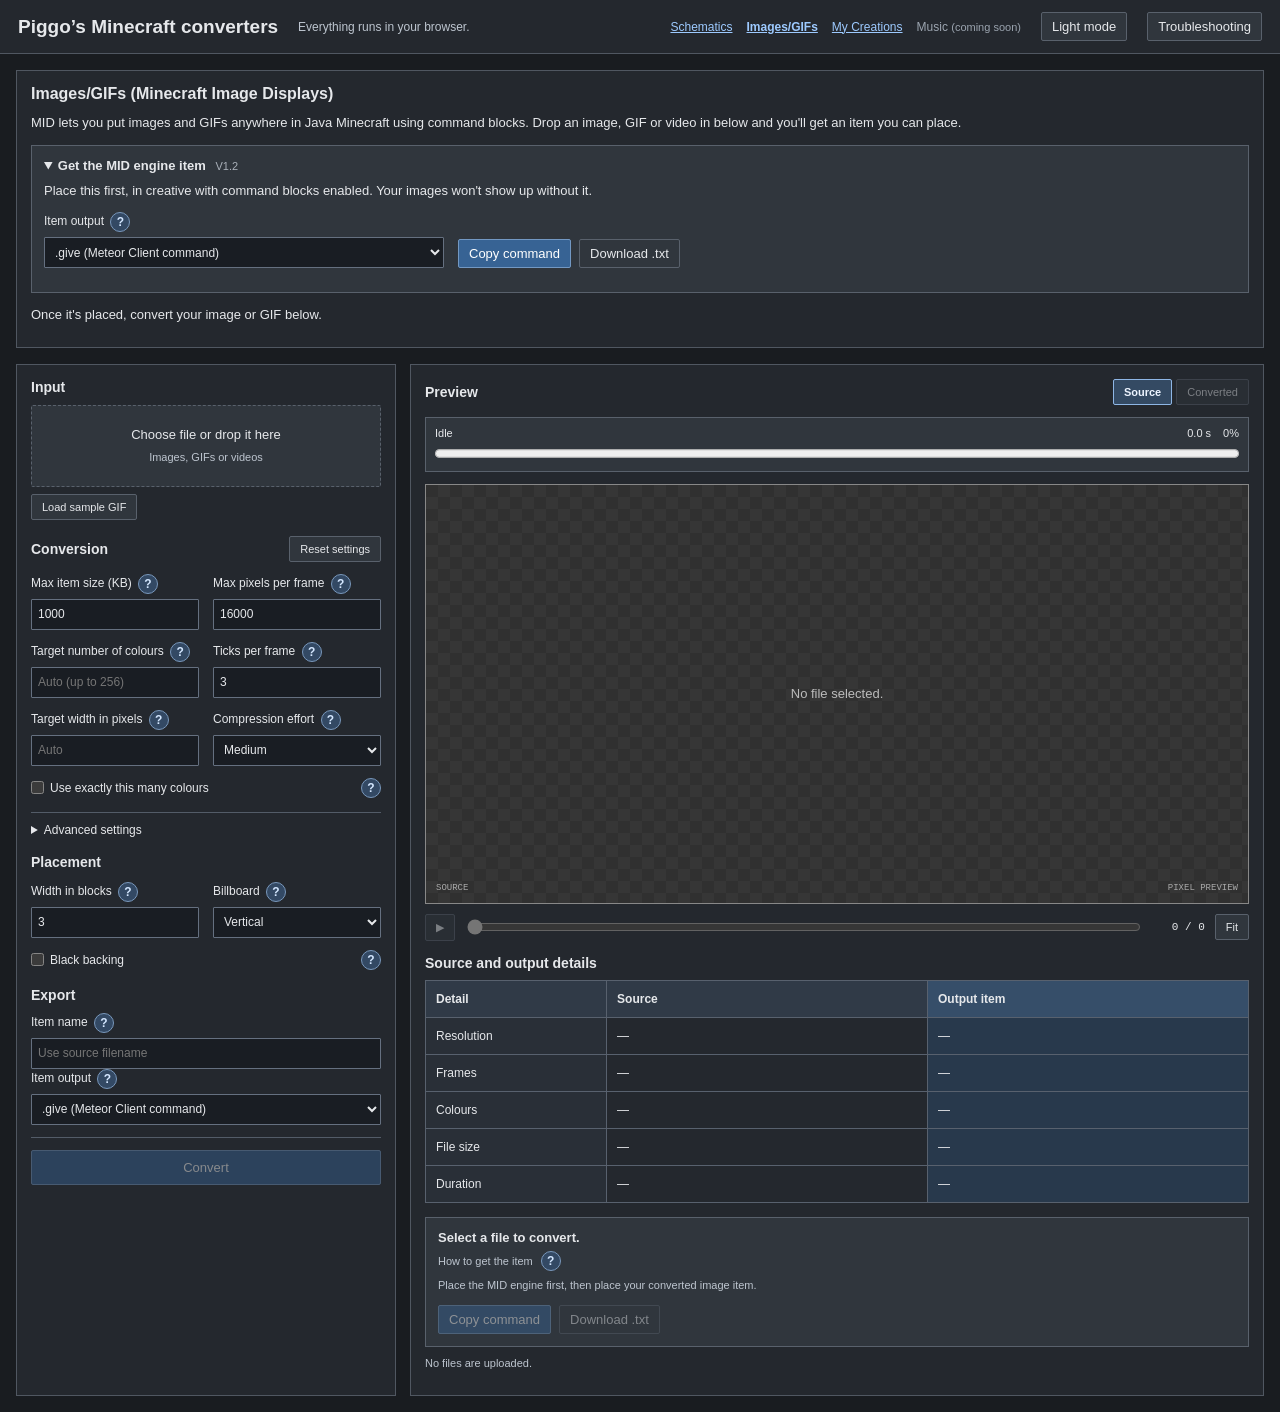
<file: index.html>
<!doctype html>
<html lang="en">
<head><meta charset="utf-8"><meta name="viewport" content="width=device-width, initial-scale=1"><meta name="description" content="Browser-only image, GIF and video converter for MID."><title>Converter</title><link rel="icon" type="image/gif" href="favicon.gif?v=20261031.10"><link rel="apple-touch-icon" href="favicon.png?v=20261031.10"><link rel="stylesheet" href="style.css?v=20261031.10"><script src="theme.js?v=20261031.10"></script></head>
<body><a class="skip-link" href="#converter">Skip to converter</a>
<header><h1>Piggo’s Minecraft converters</h1><span>Everything runs in your browser.</span><nav aria-label="Converters"><a href="schematic.html">Schematics</a><a href="index.html" aria-current="page">Images/GIFs</a><a href="creations.html">My Creations</a><span class="nav-disabled" role="link" aria-disabled="true">Music <small>(coming soon)</small></span></nav><button id="themeToggle" type="button" aria-label="Dark mode" aria-pressed="false">Dark mode</button><button id="troubleshoot" type="button">Troubleshooting</button></header>
<section class="introduction" aria-labelledby="midHeading">
 <h2 id="midHeading">Images/GIFs (Minecraft Image Displays)</h2>
 <p>MID lets you put images and GIFs anywhere in Java Minecraft using command blocks. Drop an image, GIF or video in below and you'll get an item you can place.</p>
 <details class="engine-download" open><summary>Get the MID engine item <span id="engineVersion" class="engine-version">V1.2</span></summary>
 <p>Place this first, in creative with command blocks enabled. Your images won't show up without it.</p>
 <form id="engineSettings" class="engine-settings">
  <label>Item output <button class="help" type="button" data-help-label="How to get the MID engine" data-help="Choose the format you use to import the engine item. SNBT works with Item Editor, .give is for Meteor Client, and Datapack gives you the item automatically." data-help-template="give-help">?</button><select name="syntax"><option value="client">.give (Meteor Client command)</option><option value="snbt">SNBT (Item Editor Mod)</option><option value="vanilla">/give (may be too long for command blocks)</option><option value="datapack">Datapack (.zip)</option></select></label>
  <label id="engineRecipientField" hidden>Minecraft username <button class="help" type="button" data-help="Only this Java Edition username receives the engine item, once. Install the ZIP in your world's datapacks folder and reload, then place the engine item before your image items.">?</button><input name="recipient" maxlength="16" pattern="[A-Za-z0-9_]{1,16}" autocomplete="off" spellcheck="false" placeholder="Your Minecraft username"></label>
  <div class="engine-actions"><button id="engineCopy" class="primary" type="button">Copy command</button><button id="engineDownload" type="button">Download .txt</button></div>
 </form><p id="engineStatus" class="hint" role="status" aria-live="polite" hidden></p>
 </details>
 <p class="steps">Once it's placed, convert your image or GIF below.</p>
</section>
<main id="converter" class="workspace">
 <section class="settings-panel" aria-label="Conversion settings">
  <h2>Input</h2><button id="drop" class="dropzone">Choose file or drop it here<br><small>Images, GIFs or videos</small></button><input id="file" type="file" accept="image/*,video/*" hidden>
  <div id="selectedFile" class="selected-file" hidden><span id="fileName"></span><button id="remove" type="button" aria-label="Remove selected file">Remove</button></div><button id="sample" class="sample-button" type="button">Load sample GIF</button>
  <form id="settings">
   <div class="section-heading"><h2>Conversion</h2><button id="resetSettings" type="button">Reset settings</button></div>
   <div class="fields">
    <label>Max item size (KB) <button class="help" type="button" data-help="How big the item can get, in KB. Default is 1000. Recommended max: 2076, about the most a server accepts for one item. Leave blank to use it. You can type more, but taking or holding a larger item can get you kicked.">?</button><input name="budgetKB" type="number" min="2" max="5000" step="1" value="1000" placeholder="Highest allowed (2,076 KB)" aria-describedby="budgetWarning"></label>
    <p id="budgetWarning" class="setting-warning" role="status" hidden>⚠ Over the 2,076 KB a server accepts for one item. Taking or holding a larger item can get you kicked.</p>
    <label>Max pixels per frame <button class="help" type="button" data-help="Most pixels in each frame (width × height). Default is 16,000. Going over 20,000 can start to drop your FPS.">?</button><input name="maxPixels" type="number" min="16" max="10000000" value="16000" step="1"></label>
    <label>Target number of colours <button class="help" type="button" data-help="Number of colours to aim for, from 2 to 256. Leave blank for Auto. Fewer colours usually make a smaller item.">?</button><input name="colors" type="number" min="2" max="256" placeholder="Auto (up to 256)"></label>
    <label>Ticks per frame <button class="help" type="button" data-help="How long each frame stays on screen (1 tick = 0.05 seconds). Higher keeps fewer frames and makes a smaller item. Lower looks smoother but makes a bigger item.">?</button><input name="tpf" type="number" min="1" max="100" value="3"></label>
    <label>Target width in pixels <button class="help" type="button" data-help="Width to aim for, in pixels. Leave blank for Auto. The image keeps its shape and may be made smaller to fit your limits.">?</button><input name="width" aria-describedby="widthWarning" type="number" min="2" max="2048" step="2" placeholder="Auto"></label>
    <p id="widthWarning" class="setting-warning" role="status" hidden></p>
    <label>Compression effort <button class="help" type="button" data-help="How hard the converter works to squeeze the frames into the item. More effort means better colours or a smaller item, but it takes longer to convert. Low is quickest, Medium is a good middle ground. It doesn't change how the item plays in game.">?</button><select name="quality"><option value="low">Low (faster)</option><option value="medium" selected>Medium</option><option value="high">High (slower)</option><option value="very-high">Very high (slowest)</option></select></label>
   </div>
   <label class="check"><input name="exactColors" type="checkbox"> Use exactly this many colours <button class="help" type="button" data-help="Off: the target is a maximum, and the converter may use fewer colours to fit Max item size. On: the palette always has the target number of colours (256 if Target number of colours is blank), and only the resolution is lowered to fit. An image with fewer distinct colours than the target keeps the colours it has.">?</button></label>
   <details class="advanced"><summary>Advanced settings</summary><div class="fields">
    <label>Frame cap <button id="frameCapHelp" class="help" type="button" data-help-label="About Frame cap" data-help-template="frame-cap-help" data-help="Maximum output frames. Default: 75. If the clip needs more, frames are spread out or the clip is cut early, as set below. Raise this limit to retain more frames.">?<span class="warning-badge" aria-hidden="true" hidden>!</span></button><input name="maxFrames" type="number" min="1" max="4096" value="75"></label>
    <label>When the cap is reached <button class="help" type="button" data-help="Spread out: keeps frames from the whole clip by dropping some evenly, so motion is choppier and playback is shorter. Cut early: keeps every frame up to the cap at the normal speed and stops there, so the end of the clip is lost.">?</button><select name="capMode"><option value="spread">Spread out</option><option value="cut">Cut early</option></select></label>
    <label>Dithering <button class="help" type="button" data-help="Clean uses solid colours. Soft gradients adds a dotted pattern to blend colours, which can make the item bigger.">?</button><select name="dither"><option value="clean">Clean</option><option value="ordered">Soft gradients</option></select></label>
    <label>Resize filter <button class="help" type="button" data-help="Smooth blends nearby pixels when resizing. Pixel art picks one original pixel without blending. It cannot remove blending already in the source. Press Convert after changing this setting.">?</button><select name="filter"><option value="smooth">Smooth</option><option value="nearest">Pixel art</option></select></label>
   </div>
   <label class="check"><input name="grayscale" type="checkbox"> Grayscale <button class="help" type="button" data-help="Convert every pixel to a shade of gray before choosing the palette. The item uses only white, gray and black colours. Transparency is preserved.">?</button></label>
   </details>
   <h2>Placement</h2><div class="fields">
    <label>Width in blocks <button class="help" type="button" data-help="How wide the display looks in Minecraft. This changes its size, not the number of pixels.">?</button><input name="blocks" type="number" min="0.05" max="100" step="0.05" value="3"></label>
    <label>Billboard <button class="help" type="button" data-help="Fixed stays in place. Vertical turns left and right to face you. Horizontal tilts up and down. Center does both.">?</button><select name="billboard"><option value="0">Fixed</option><option value="1" selected>Vertical</option><option value="2">Horizontal</option><option value="3">Center</option></select></label>
   </div><label class="check"><input name="backing" type="checkbox"> Black backing <button class="help" type="button" data-help="Adds black behind the image so it can be seen from the back.">?</button></label>
   <h2>Export</h2><label>Item name <button class="help" type="button" data-help="Optional name for your MID media item. Leave blank to use the source filename. The [MID] prefix stays. You can change this after conversion without processing the image again.">?</button><input name="itemName" type="text" maxlength="128" placeholder="Use source filename"></label><label>Item output <button class="help" type="button" data-help-label="How to get the item" data-help="These commands are usually too long for chat or a command block. Use Item Editor in creative mode, or put a give command in a datapack function." data-help-template="give-help">?</button><select name="syntax"><option value="client">.give (Meteor Client command)</option><option value="snbt">SNBT (Item Editor Mod)</option><option value="vanilla">/give (may be too long for command blocks)</option><option value="datapack">Datapack (.zip)</option></select></label><label id="recipientField" hidden>Minecraft username <button class="help" type="button" data-help="Only this Java Edition username receives the items, once. Install the ZIP in the world's datapacks folder and reload. If the player is online, delivery happens immediately; otherwise, when they join.">?</button><input name="recipient" maxlength="16" pattern="[A-Za-z0-9_]{1,16}" autocomplete="off" spellcheck="false" placeholder="e.g. PiggoPotamus"></label>

  </form>
  <div class="actions"><button id="convert" class="primary" disabled>Convert</button></div>
 </section>
 <section class="preview-panel" aria-label="Preview and output">
  <div class="preview-heading"><h2 id="previewTitle">Preview</h2><div class="view-switch" role="group" aria-label="Preview view"><button id="viewSource" class="active" aria-pressed="true">Source</button><button id="viewPixels" disabled aria-pressed="false">Converted</button></div></div>
  <div id="progressArea" class="progress-area"><div class="progress-heading"><span id="progressMessage">Idle</span><span id="conversionElapsed" aria-label="Elapsed conversion time">0.0 s</span><span id="progressValue">0%</span><button id="cancel" type="button" hidden>Cancel</button></div><progress id="progress" max="1" value="0" aria-label="Conversion progress"></progress></div>
  <div id="stage" class="stage"><img id="sourceImage" class="source-image" alt="Original media preview" hidden><video id="sourceVideo" class="source-image" controls muted loop playsinline aria-label="Original video preview" hidden></video><canvas id="preview" aria-label="Media pixel preview"></canvas><div id="empty" class="empty-state">No file selected.</div><span class="stage-label" id="stageLabel">SOURCE</span><span class="stage-zoom">PIXEL PREVIEW</span></div>
  <p id="sourceInfo" class="hint" aria-live="polite"></p>
  <div class="transport"><button id="play" disabled aria-label="Play preview">▶</button><input id="timeline" type="range" min="0" max="0" value="0" disabled aria-label="Preview frame"><span id="frameLabel">0 / 0</span><button id="zoom" type="button" aria-label="Change preview zoom">Fit</button></div>
  <div class="comparison"><table class="comparison-table"><caption>Source and output details</caption><thead><tr><th scope="col">Detail</th><th scope="col">Source</th><th scope="col">Output item</th></tr></thead><tbody>
   <tr><th scope="row">Resolution</th><td id="sourceResolution">—</td><td id="resolution">—</td></tr>
   <tr><th scope="row">Frames</th><td id="sourceFrames">—</td><td id="frameCount">—</td></tr>
   <tr><th scope="row">Colours</th><td id="sourceColours">—</td><td id="colourCount">—</td></tr>
   <tr><th scope="row">File size</th><td id="sourceSize">—</td><td id="itemSize">—</td></tr>
   <tr><th scope="row">Duration</th><td id="sourceDuration">—</td><td id="elapsed">—</td></tr>
  </tbody></table></div>

  <div class="output-card"><div><h3 id="status">Select a file to convert.</h3><span class="export-help">How to get the item <button class="help" type="button" data-help-label="How to get the item" data-help="These commands are usually too long for chat or a command block. Use Item Editor in creative mode, or put a give command in a datapack function." data-help-template="give-help">?</button></span><p id="statusDetail">Place the MID engine first, then place your converted image item.</p></div><div class="export-buttons"><button id="copy" class="primary" disabled>Copy command</button><button id="download" disabled>Download .txt</button></div></div>
  <p class="notice" id="notice" role="status" aria-live="polite" hidden></p><p class="hint" id="details">No files are uploaded.</p>
 </section>
</main>
<dialog id="troubleshooting" aria-labelledby="troubleshootingTitle"><button id="closeTroubleshooting" type="button" class="dialog-close" aria-label="Close troubleshooting">×</button><h2 id="troubleshootingTitle">Troubleshooting</h2>
<h3>Image looks pixelated</h3><p>Try these steps to leave more room for higher resolution:</p><ol>
<li>Increase Max item size. Recommended max: 2076 KB. Larger items may be rejected by the server, resulting in you being kicked.</li>
<li>Lower target amount of colours. The less colours, the less data we use, and hence leave more information for higher resolution.</li>
<li>Increase Ticks per frame to store fewer frames, however note playback will be less smooth.</li>
<li>Lower frame cap. Note that this will shorten playback.</li>
<li>Increase Compression effort to High or Very high.</li>
</ol>
<h3>Image has too few colours</h3><p>Increase max item size, lower resolution/target width, lower ticks per frame, increase the target number of colours, raise compression effort.</p>
<h3>Edges are blurred/blending colour</h3><p>Choose Pixel art under Advanced settings &gt; Resize filter.</p>
<h3>The GIF plays too quickly</h3><p>The frame cap drops frames across the whole clip and shortens playback. Increase Frame cap under Advanced settings to keep more frames and more of the original duration, or set When the cap is reached to Cut early to keep the normal speed and drop the end of the clip.</p>
<h3>Conversion takes too long</h3><p>Choose Medium or Low compression effort. Reducing pixels or frames also reduces conversion work.</p>
<h3>Minecraft rejects the item or disconnects you</h3><p>Lower Max item size and convert again. Large items may exceed your server’s limits. Use Item Editor, Meteor Client or a datapack to give yourself the item.</p>
<h3>The image item does nothing</h3><p>Give yourself the MID engine item and place it first in creative mode. Ensure command blocks are enabled and you have permission to use them.</p>
</dialog><script type="module" src="troubleshooting.js?v=20261031.10"></script>
<template id="frame-cap-help"><p>Maximum output frames. Default: 75. If the clip needs more, <em>When the cap is reached</em> decides what happens. <strong>Spread out</strong> drops frames evenly across the whole clip; ticks per frame stays unchanged, <strong>so playback duration becomes shorter.</strong> <strong>Cut early</strong> keeps the first frames at normal speed and drops the end of the clip. Raise this limit to retain more frames.</p></template><template id="give-help"><h3>How to get your item</h3><p>These commands are usually too long to paste into chat or a command block. A client-side mod can send the item directly to your creative inventory, or a datapack can run larger commands.</p><p><strong>Recommended:</strong> choose SNBT and import it with <a href="https://modrinth.com/mod/item-editor" target="_blank" rel="noopener noreferrer">Item Editor</a> (by noramibu) while in creative mode. Hold any item, like dirt, then open the item editor GUI (default keybind i), click raw editor, and replace everything there with the SNBT. Then click save and place the item in your world.</p><p><strong>.give</strong> option is for Meteor Client. Ensure you have the Better Chat module enabled, with the infinite chat box setting. Then paste the command into chat.</p><p><strong>Datapack:</strong> enter your Minecraft username. Put the ZIP in your world’s datapacks folder and run <code>/reload</code>, or reopen the world. It gives the items only to that player, once, when they join (or immediately if online). Datapack functions do not have the command block text length limit.</p></template><div id="tooltip" role="tooltip" hidden></div><script type="module" src="tooltips.js?v=20261031.10"></script><script type="module" src="engine.js?v=20261031.10"></script><script type="module" src="app.js?v=20261031.10"></script></body></html>
</file>
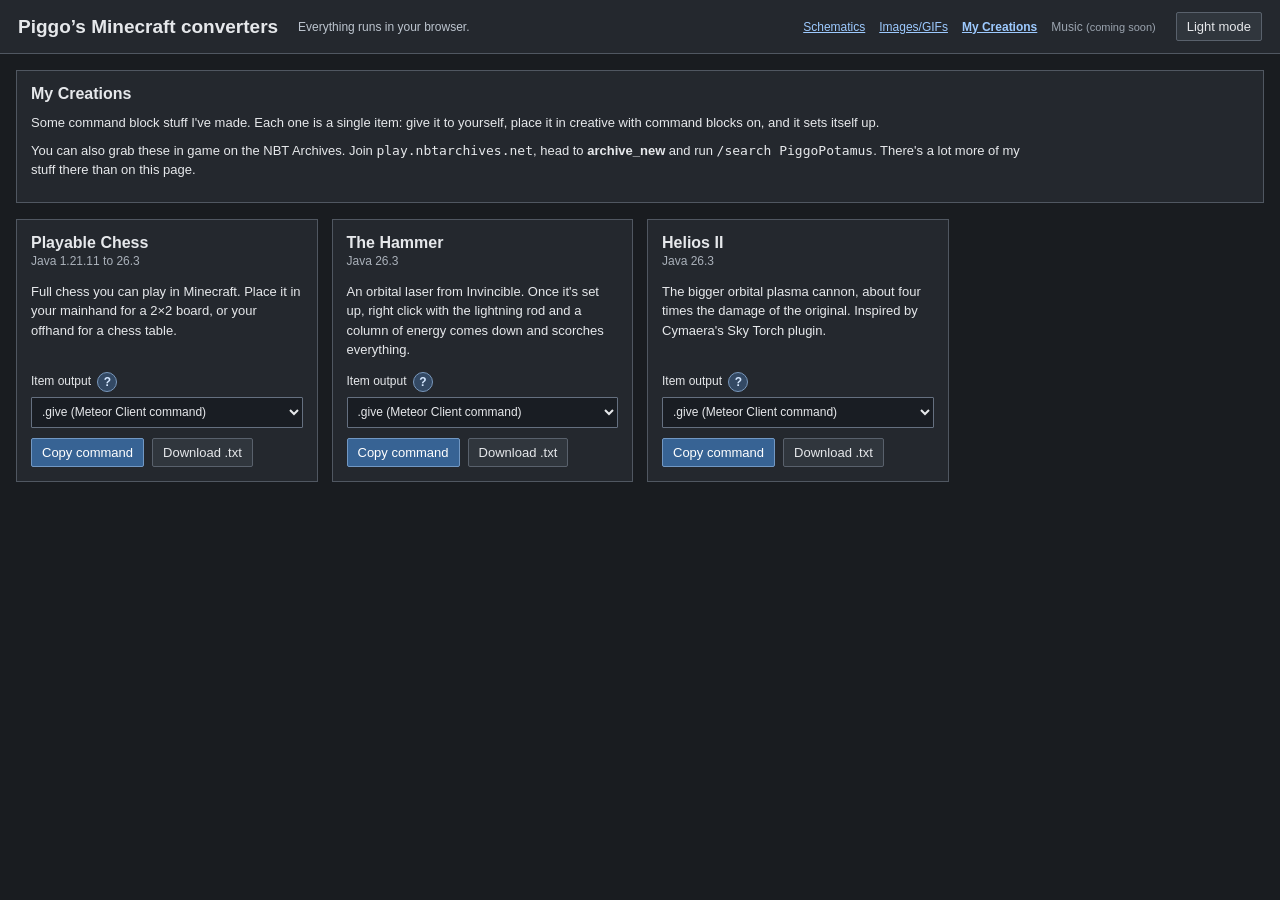
<file: creations.html>
<!doctype html><html lang="en"><head><meta charset="utf-8"><meta name="viewport" content="width=device-width,initial-scale=1"><meta name="description" content="Command block creations by PiggoPotamus for Java Minecraft."><title>My Creations</title><link rel="icon" type="image/gif" href="favicon.gif?v=20261031.10"><link rel="apple-touch-icon" href="favicon.png?v=20261031.10"><link rel="stylesheet" href="style.css?v=20261031.10"><script src="theme.js?v=20261031.10"></script></head><body><a class="skip-link" href="#creations">Skip to creations</a>
<header><h1>Piggo’s Minecraft converters</h1><span>Everything runs in your browser.</span><nav aria-label="Converters"><a href="schematic.html">Schematics</a><a href="index.html">Images/GIFs</a><a href="creations.html" aria-current="page">My Creations</a><span class="nav-disabled" role="link" aria-disabled="true">Music <small>(coming soon)</small></span></nav><button id="themeToggle" type="button" aria-label="Dark mode" aria-pressed="false">Dark mode</button></header>
<section class="introduction" aria-labelledby="creationsHeading">
 <h2 id="creationsHeading">My Creations</h2>
 <p>Some command block stuff I've made. Each one is a single item: give it to yourself, place it in creative with command blocks on, and it sets itself up.</p>
 <p>You can also grab these in game on the NBT Archives. Join <code>play.nbtarchives.net</code>, head to <strong>archive_new</strong> and run <code>/search PiggoPotamus</code>. There's a lot more of my stuff there than on this page.</p>
</section>
<main id="creations" class="creations">
 <article class="creation" data-item="chess" data-name="Playable Chess">
  <h2>Playable Chess</h2><p class="creation-meta">Java 1.21.11 to 26.3</p>
  <p>Full chess you can play in Minecraft. Place it in your mainhand for a 2×2 board, or your offhand for a chess table.</p>
 </article>
 <article class="creation" data-item="hammer" data-name="The Hammer">
  <h2>The Hammer</h2><p class="creation-meta">Java 26.3</p>
  <p>An orbital laser from Invincible. Once it's set up, right click with the lightning rod and a column of energy comes down and scorches everything.</p>
 </article>
 <article class="creation" data-item="helios-ii" data-name="Helios II">
  <h2>Helios II</h2><p class="creation-meta">Java 26.3</p>
  <p>The bigger orbital plasma cannon, about four times the damage of the original. Inspired by Cymaera's Sky Torch plugin.</p>
 </article>
</main>
<template id="creation-export"><form class="creation-export"><label>Item output <button class="help" type="button" data-help-label="How to get the item" data-help="These commands are usually too long for chat or a command block. Use Item Editor in creative mode, or put a give command in a datapack function." data-help-template="give-help">?</button><select name="syntax"><option value="client">.give (Meteor Client command)</option><option value="snbt">SNBT (Item Editor Mod)</option><option value="vanilla">/give (may be too long for command blocks)</option><option value="datapack">Datapack (.zip)</option></select></label><label class="recipient" hidden>Minecraft username <input name="recipient" maxlength="16" pattern="[A-Za-z0-9_]{1,16}" autocomplete="off" spellcheck="false" placeholder="Your Minecraft username"></label><div class="engine-actions"><button class="primary copy" type="button">Copy command</button><button class="download" type="button">Download .txt</button></div><p class="hint status" role="status" aria-live="polite" hidden></p></form></template>
<template id="give-help"><h3>How to get your item</h3><p>These commands are usually too long to paste into chat or a command block. A client-side mod can send the item directly to your creative inventory, or a datapack can run larger commands.</p><p><strong>Recommended:</strong> choose SNBT and import it with <a href="https://modrinth.com/mod/item-editor" target="_blank" rel="noopener noreferrer">Item Editor</a> (by noramibu) while in creative mode. Hold any item, like dirt, then open the item editor GUI (default keybind i), click raw editor, and replace everything there with the SNBT. Then click save and place the item in your world.</p><p><strong>.give</strong> option is for Meteor Client. Ensure you have the Better Chat module enabled, with the infinite chat box setting. Then paste the command into chat.</p><p><strong>Datapack:</strong> enter your Minecraft username. Put the ZIP in your world’s datapacks folder and run <code>/reload</code>, or reopen the world. It gives the items only to that player, once, when they join (or immediately if online). Datapack functions do not have the command block text length limit.</p></template><div id="tooltip" role="tooltip" hidden></div><script type="module" src="tooltips.js?v=20261031.10"></script><script type="module" src="creations.js?v=20261031.10"></script></body></html>
</file>
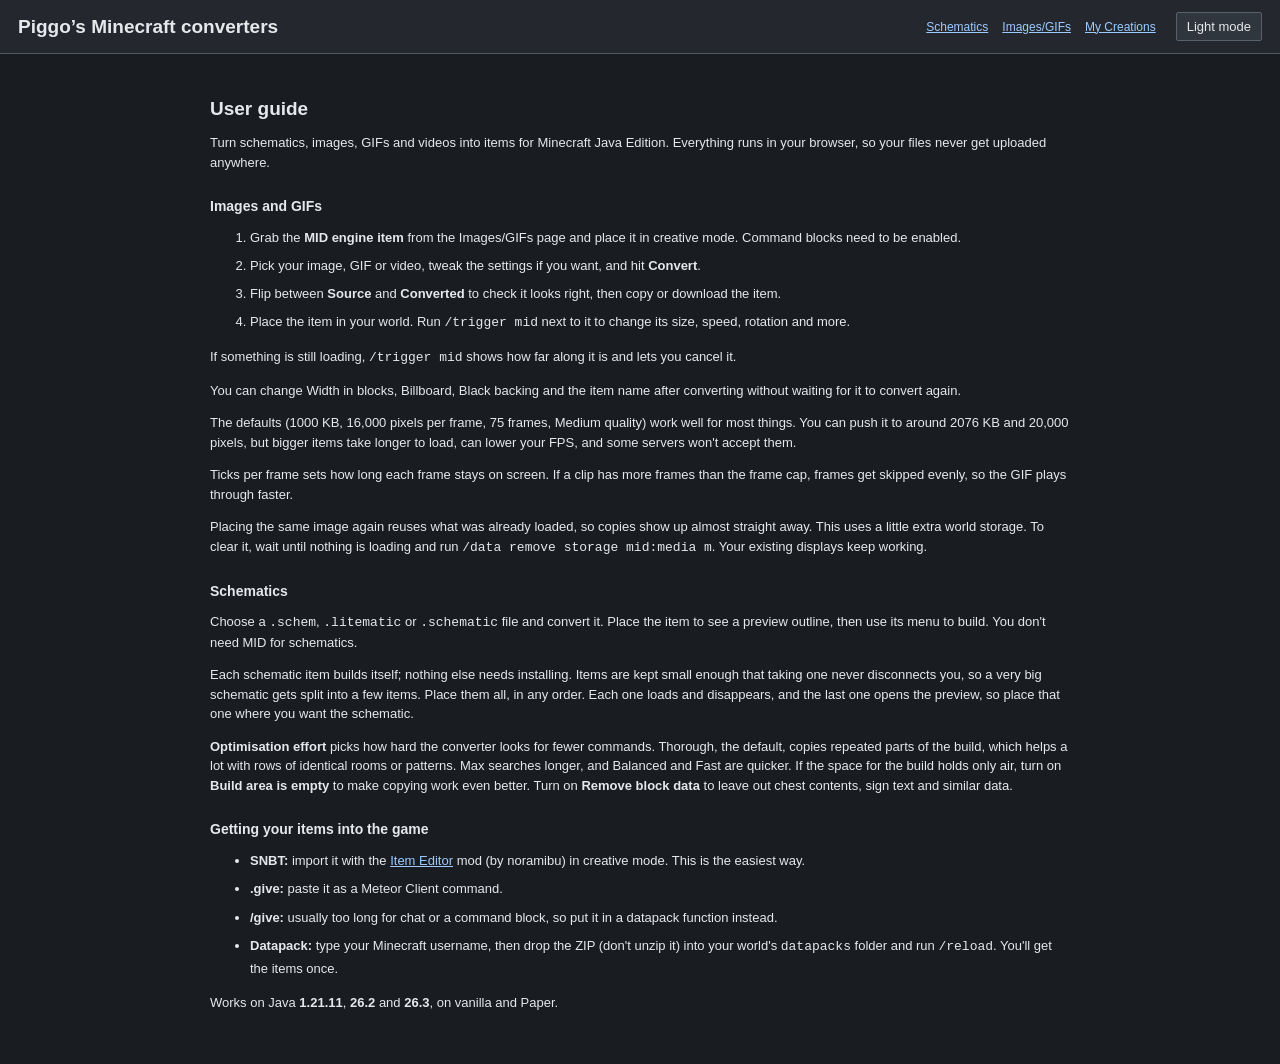
<file: guide.html>
<!doctype html><html lang="en"><head><meta charset="utf-8"><meta name="viewport" content="width=device-width,initial-scale=1"><title>User guide - Converter</title><link rel="icon" type="image/gif" href="favicon.gif?v=20261031.9"><link rel="stylesheet" href="style.css?v=20261031.9"><script src="theme.js?v=20261031.9"></script></head><body><header><h1>Piggo’s Minecraft converters</h1><nav aria-label="Converters"><a href="schematic.html">Schematics</a><a href="index.html">Images/GIFs</a><a href="creations.html">My Creations</a></nav><button id="themeToggle" type="button">Light mode</button></header><main class="changelog"><h1>User guide</h1><p>Turn schematics, images, GIFs and videos into items for Minecraft Java Edition. Everything runs in your browser, so your files never get uploaded anywhere.</p><h2>Images and GIFs</h2><ol><li>Grab the <strong>MID engine item</strong> from the Images/GIFs page and place it in creative mode. Command blocks need to be enabled.</li><li>Pick your image, GIF or video, tweak the settings if you want, and hit <strong>Convert</strong>.</li><li>Flip between <strong>Source</strong> and <strong>Converted</strong> to check it looks right, then copy or download the item.</li><li>Place the item in your world. Run <code>/trigger mid</code> next to it to change its size, speed, rotation and more.</li></ol><p>If something is still loading, <code>/trigger mid</code> shows how far along it is and lets you cancel it.</p><p>You can change Width in blocks, Billboard, Black backing and the item name after converting without waiting for it to convert again.</p><p>The defaults (1000 KB, 16,000 pixels per frame, 75 frames, Medium quality) work well for most things. You can push it to around 2076 KB and 20,000 pixels, but bigger items take longer to load, can lower your FPS, and some servers won't accept them.</p><p>Ticks per frame sets how long each frame stays on screen. If a clip has more frames than the frame cap, frames get skipped evenly, so the GIF plays through faster.</p><p>Placing the same image again reuses what was already loaded, so copies show up almost straight away. This uses a little extra world storage. To clear it, wait until nothing is loading and run <code>/data remove storage mid:media m</code>. Your existing displays keep working.</p><h2>Schematics</h2><p>Choose a <code>.schem</code>, <code>.litematic</code> or <code>.schematic</code> file and convert it. Place the item to see a preview outline, then use its menu to build. You don't need MID for schematics.</p><p>Each schematic item builds itself; nothing else needs installing. Items are kept small enough that taking one never disconnects you, so a very big schematic gets split into a few items. Place them all, in any order. Each one loads and disappears, and the last one opens the preview, so place that one where you want the schematic.</p><p><strong>Optimisation effort</strong> picks how hard the converter looks for fewer commands. Thorough, the default, copies repeated parts of the build, which helps a lot with rows of identical rooms or patterns. Max searches longer, and Balanced and Fast are quicker. If the space for the build holds only air, turn on <strong>Build area is empty</strong> to make copying work even better. Turn on <strong>Remove block data</strong> to leave out chest contents, sign text and similar data.</p><h2>Getting your items into the game</h2><ul><li><strong>SNBT:</strong> import it with the <a href="https://modrinth.com/mod/item-editor">Item Editor</a> mod (by noramibu) in creative mode. This is the easiest way.</li><li><strong>.give:</strong> paste it as a Meteor Client command.</li><li><strong>/give:</strong> usually too long for chat or a command block, so put it in a datapack function instead.</li><li><strong>Datapack:</strong> type your Minecraft username, then drop the ZIP (don't unzip it) into your world's <code>datapacks</code> folder and run <code>/reload</code>. You'll get the items once.</li></ul><p>Works on Java <strong>1.21.11</strong>, <strong>26.2</strong> and <strong>26.3</strong>, on vanilla and Paper.</p></main></body></html>
</file>
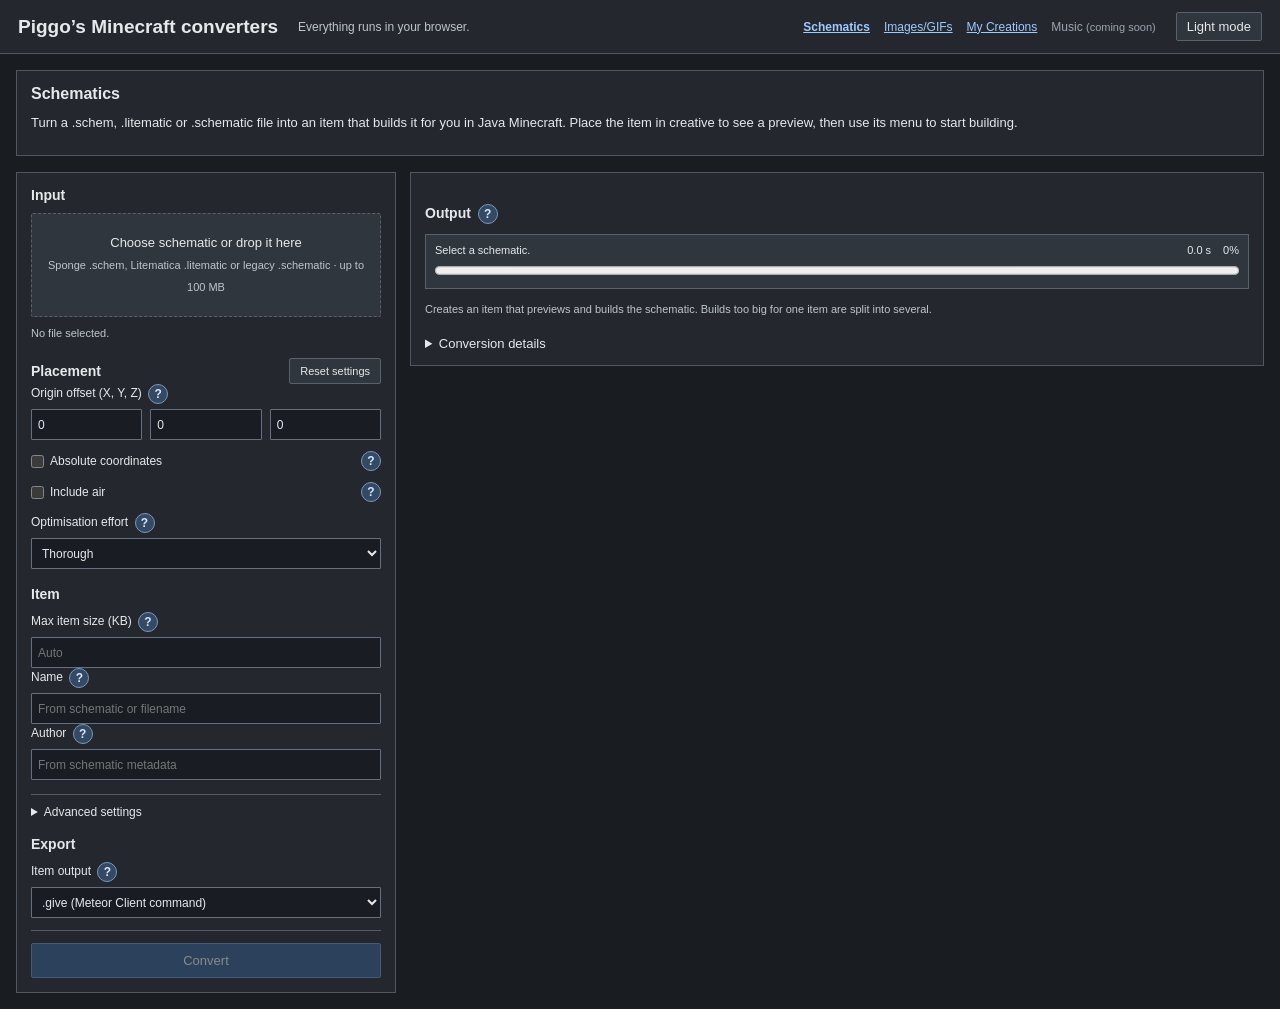
<file: schematic.html>
<!doctype html><html lang="en"><head><meta charset="utf-8"><meta name="viewport" content="width=device-width,initial-scale=1"><title>Converter</title><link rel="icon" type="image/gif" href="favicon.gif?v=20261031.10"><link rel="apple-touch-icon" href="favicon.png?v=20261031.10"><link rel="stylesheet" href="style.css?v=20261031.10"><script src="theme.js?v=20261031.10"></script></head><body><a class="skip-link" href="#converter">Skip to converter</a>
<header><h1>Piggo’s Minecraft converters</h1><span>Everything runs in your browser.</span><nav aria-label="Converters"><a href="schematic.html" aria-current="page">Schematics</a><a href="index.html">Images/GIFs</a><a href="creations.html">My Creations</a><span class="nav-disabled" role="link" aria-disabled="true">Music <small>(coming soon)</small></span></nav><button id="themeToggle" type="button" aria-label="Dark mode" aria-pressed="false">Dark mode</button></header>
<section class="introduction" aria-labelledby="schemHeading"><h2 id="schemHeading">Schematics</h2><p>Turn a .schem, .litematic or .schematic file into an item that builds it for you in Java Minecraft. Place the item in creative to see a preview, then use its menu to start building.</p></section><main id="converter" class="workspace schem-workspace"><section class="settings-panel"><h2>Input</h2><button id="schemDrop" class="dropzone">Choose schematic or drop it here<br><small>Sponge .schem, Litematica .litematic or legacy .schematic · up to 100 MB</small></button><input id="schemFile" type="file" accept=".schem,.litematic,.schematic" hidden><p id="schemName" class="hint">No file selected.</p>
<form id="schemSettings"><div class="section-heading"><h2>Placement</h2><button id="schemReset" type="button">Reset settings</button></div>
<label>Origin offset (X, Y, Z) <button class="help" type="button" data-help="Moves the whole build by this many blocks. For example, Y = 5 places it five blocks higher.">?</button><div class="origin-fields"><input type="number" name="x" value="0" step="1" required aria-label="Origin X"><input type="number" name="y" value="0" step="1" required aria-label="Origin Y"><input type="number" name="z" value="0" step="1" required aria-label="Origin Z"></div></label>
<label class="check"><input type="checkbox" name="absolute"> Absolute coordinates <button class="help" type="button" data-help="Places the build at these exact world coordinates. Leave off to place it relative to the item.">?</button></label>
<label class="check"><input type="checkbox" name="includeAir"> Include air <button class="help" type="button" data-help="Clears empty spaces inside the build. Leave off to keep existing blocks in those spaces.">?</button></label>
<label>Optimisation effort <button class="help" type="button" data-help="How hard the converter searches for fewer commands. Fast: each block type in plain boxes. Balanced: box fills may run through blocks placed later, which usually saves about 40%. Thorough (default): also copies repeated parts with clone (up to 2 minutes). Max: searches longest (up to 5 minutes). Fewer commands make smaller items and faster printing.">?</button><select name="effort"><option value="fast">Fast</option><option value="balanced">Balanced</option><option value="thorough" selected>Thorough</option><option value="max">Max</option></select></label>
<h2>Item</h2><label>Max item size (KB) <button class="help" type="button" data-help="You should only change this if you get disconnected when giving yourself the item, or if you know what you're doing. Servers limit one item to 2,097,152 units of data. They count these units their own way, so they are not bytes of file size. Auto (blank) fills each item to 95% of that limit: 1,992,294 units, which is a file of up to about 8,100 KB, or about 270,000 commands. A value here is the largest file size in KB and is used exactly as you enter it, even above that limit, but items over the limit will probably disconnect you when you take them.">?</button><input name="maxSizeKB" type="number" min="1" step="1" placeholder="Auto"></label><p id="schemSizeWarn" class="notice" role="alert" hidden>Above about 8,100 KB, items can pass the server's limit, and taking one will probably disconnect you.</p><label>Name <button class="help" type="button" data-help="Name shown on the item. Leave blank to use the schematic name or filename.">?</button><input name="name" placeholder="From schematic or filename" maxlength="256"></label><label>Author <button class="help" type="button" data-help="Author shown on the item. Leave blank to use the author saved in the schematic.">?</button><input name="author" placeholder="From schematic metadata" maxlength="256"></label>
<details class="advanced"><summary>Advanced settings</summary><div class="fields">
<label>Max fill volume <button class="help" type="button" data-help="Most blocks placed by one fill command. Smaller values split large areas into more commands. Enter 0 for no limit.">?</button><input type="number" name="volume" min="0" step="1" value="9999999" required></label>
<label>Border block <button class="help" type="button" data-help="Block used to draw the placement preview’s outline. It does not change the build.">?</button><input name="boundsBlock" value="red_stained_glass" required pattern="[a-z0-9_:.\-]+"></label>
<label>Border thickness <button class="help" type="button" data-help="Thickness of the preview outline, in blocks. Larger values make it easier to see.">?</button><input type="number" name="thickness" min="0.001" step="any" value="0.15" required></label>
</div><label>Description <button class="help" type="button" data-help="Short description shown on the item. Leave blank to show the build size and command count.">?</button><input name="description" placeholder="Automatic" maxlength="1000"></label>
<label class="check"><input type="checkbox" name="keepStates"> Extra compatibility <button class="help" type="button" data-help="Keeps all saved block settings. Use this if blocks face the wrong way or look different after conversion. Example: keeps oak_stairs[facing=north] instead of oak_stairs. Makes bigger items; it does not fix renamed blocks.">?</button></label>
<label class="check"><input type="checkbox" name="noBlockEntities"> Remove block data <button class="help" type="button" data-help="Leaves out the extra data some blocks hold: chest and barrel contents, sign text, banner patterns, skulls and spawners. The blocks are still placed, just empty. Makes smaller items.">?</button></label>
<label class="check"><input type="checkbox" name="credit" checked> Show converter credit <button class="help" type="button" data-help="Shows the converter credit on the item.">?</button></label></details><h2>Export</h2><label>Item output <button class="help" type="button" data-help-label="How to get the item" data-help="These commands are usually too long for chat or a command block. Use Item Editor in creative mode, or put a give command in a datapack function." data-help-template="give-help">?</button><select name="syntax"><option value="client">.give (Meteor Client command)</option><option value="snbt">SNBT (Item Editor Mod)</option><option value="vanilla">/give (may be too long for command blocks)</option><option value="datapack">Datapack (.zip)</option></select></label><label id="recipientField" hidden>Minecraft username <button class="help" type="button" data-help="Only this Java Edition username receives the items, once. Install the ZIP in the world's datapacks folder and reload. If the player is online, delivery happens immediately; otherwise, when they join.">?</button><input name="recipient" maxlength="16" pattern="[A-Za-z0-9_]{1,16}" autocomplete="off" spellcheck="false" placeholder="e.g. PiggoPotamus"></label></form>
<div class="actions"><button id="schemConvert" class="primary" disabled>Convert</button><button id="schemCancel" hidden>Cancel</button></div>
</section>
<section class="preview-panel"><h2>Output <button class="help" type="button" data-help-label="How to get the item" data-help="These commands are usually too long for chat or a command block. Use Item Editor in creative mode, or put a give command in a datapack function." data-help-template="give-help">?</button></h2><div class="progress-area"><div class="progress-heading"><span id="schemStatus" aria-live="polite">Select a schematic.</span><span id="schemElapsed" aria-label="Elapsed conversion time">0.0 s</span><span id="schemPercent">0%</span></div><progress id="schemProgress" max="1" value="0" aria-label="Schematic conversion progress"></progress></div><p id="schemNotice" class="notice" role="status" hidden></p>
<p class="hint">Creates an item that previews and builds the schematic. Builds too big for one item are split into several.</p><div id="schemFiles"></div><p class="notice" id="schemError" hidden role="alert"></p><details class="conversion-log"><summary>Conversion details</summary><pre id="schemLog" class="processing-log" aria-label="Schematic conversion details"></pre></details></section></main><template id="give-help"><h3>How to get your item</h3><p>These commands are usually too long to paste into chat or a command block. A client-side mod can send the item directly to your creative inventory, or a datapack can run larger commands.</p><p><strong>Recommended:</strong> choose SNBT and import it with <a href="https://modrinth.com/mod/item-editor" target="_blank" rel="noopener noreferrer">Item Editor</a> (by noramibu) while in creative mode. Hold any item, like dirt, then open the item editor GUI (default keybind i), click raw editor, and replace everything there with the SNBT. Then click save and place the item in your world.</p><p><strong>.give</strong> option is for Meteor Client. Ensure you have the Better Chat module enabled, with the infinite chat box setting. Then paste the command into chat.</p><p><strong>Datapack:</strong> enter your Minecraft username. Put the ZIP in your world’s datapacks folder and run <code>/reload</code>, or reopen the world. It gives the items only to that player, once, when they join (or immediately if online). Datapack functions do not have the command block text length limit.</p></template><div id="tooltip" role="tooltip" hidden></div><script type="module" src="tooltips.js?v=20261031.10"></script><script type="module" src="schematic.js?v=20261031.10"></script></body></html>
</file>
<file: style.css>
*{box-sizing:border-box}body{margin:0;background:#e8e8e8;color:#222;font:13px Arial,Helvetica,sans-serif}button,input,select{font:inherit;color:inherit}button{cursor:pointer;border:1px solid #999;border-radius:2px;background:#eee;padding:6px 10px}button:hover:not(:disabled){background:#ddd}button:disabled{opacity:.45;cursor:default}button:focus-visible,input:focus-visible,select:focus-visible{outline:2px solid #376397;outline-offset:2px}[hidden]{display:none!important}header{display:flex;align-items:center;gap:20px;padding:12px 18px;background:#ddd;border-bottom:1px solid #aaa}h1{font-size:19px;margin:0}header>span{color:#555;font-size:12px}header>button{margin-left:auto}h2{font-size:14px;margin:17px 0 10px}h3{font-size:13px;margin:0 0 6px}p{line-height:1.5}.workspace{display:grid;grid-template-columns:380px minmax(0,1fr);gap:14px;max-width:1450px;margin:16px auto;padding:0 16px}.settings-panel,.preview-panel{border:1px solid #aaa;background:#f6f6f6;padding:14px}.settings-panel>h2:first-child{margin-top:0}.preview-panel{align-self:start;position:sticky;top:14px;min-width:0}.dropzone{display:block;width:100%;padding:18px 8px;border:1px dashed #999;background:#eee;line-height:1.7}.dropzone.over{background:#dbe7f1}.dropzone small{color:#666;font-size:11px}.selected-file{display:flex;align-items:center;gap:8px;margin-top:8px}.selected-file>span{flex:1;overflow:hidden;text-overflow:ellipsis;white-space:nowrap}.selected-file button,.sample-button{font-size:11px}.sample-button{margin-top:7px}.fields{display:grid;grid-template-columns:1fr 1fr;gap:12px 14px;margin:12px 0}label,.setting-label{display:block;font-size:12px;line-height:1.5}input:not([type=checkbox]):not([type=range]),select{display:block;width:100%;min-width:0;margin-top:5px;height:31px;border:1px solid #999;border-radius:1px;background:white;padding:5px 6px}.help{display:inline-flex;align-items:center;justify-content:center;width:16px;height:16px;padding:0;margin-left:3px;color:#555;border:1px solid #aaa;border-radius:50%;background:#ececec;font:11px Arial;vertical-align:middle}.view-switch .active{background:#d4dfeb;border-color:#71879e;font-weight:bold}.hint{font-size:11px;color:#666;margin:8px 0;line-height:1.6}.check{display:flex;align-items:center;gap:6px;margin:11px 0}.check input{margin:0}.actions{display:flex;gap:8px;border-top:1px solid #ccc;padding-top:12px;margin-top:12px}.primary{background:#376394;border-color:#2d527c;color:#fff}.primary:hover:not(:disabled){background:#294f79}.actions .primary{flex:1;padding:9px}.preview-heading{display:flex;align-items:center;gap:10px;margin-bottom:12px}.preview-heading h2{flex:1;min-width:0;overflow:hidden;text-overflow:ellipsis;white-space:nowrap;margin:0}.view-switch{display:flex;gap:4px}.view-switch button{font-size:11px}.progress-area{border:1px solid #b6b6b6;background:#ededed;padding:9px;margin-bottom:12px}.progress-heading{display:flex;justify-content:space-between;gap:12px;font-size:11px;margin-bottom:6px}progress{width:100%;height:17px;accent-color:#376394;display:block}progress::-webkit-progress-bar{background:#d6d6d6;border:1px solid #aaa}progress::-webkit-progress-value{background:#4776a9}progress::-moz-progress-bar{background:#4776a9}.stage{position:relative;height:420px;overflow:hidden;background:#303030;background-image:linear-gradient(45deg,#363636 25%,transparent 25%),linear-gradient(-45deg,#363636 25%,transparent 25%),linear-gradient(45deg,transparent 75%,#363636 75%),linear-gradient(-45deg,transparent 75%,#363636 75%);background-size:24px 24px;background-position:0 0,0 12px,12px -12px,-12px 0;border:1px solid #888}.stage canvas{display:block;width:100%;height:100%}.empty-state{position:absolute;inset:0;display:flex;align-items:center;justify-content:center;color:#bbb;pointer-events:none}.stage-label,.stage-zoom{position:absolute;bottom:10px;color:#aaa;font:9px Consolas,monospace;pointer-events:none}.stage-label{left:10px}.stage-zoom{right:10px}.transport{display:flex;align-items:center;gap:10px;margin:10px 0}.transport input{flex:1;min-width:0;accent-color:#376394}.transport>span{font:11px Consolas,monospace;min-width:52px;text-align:right}.transport button{font-size:11px}.metrics{display:grid;grid-template-columns:repeat(4,1fr);margin:14px 0;border:1px solid #bbb}.metrics>div{padding:10px;border-right:1px solid #bbb}.metrics>div:last-child{border:0}dt{font-size:10px;color:#666;margin-bottom:5px}dd{font:15px Consolas,monospace;margin:0}.output-card{border:1px solid #bbb;background:#eee;padding:12px}.output-card p{font-size:11px;color:#555;margin:0}.export-buttons{display:flex;gap:8px;margin-top:12px}.notice{font-size:12px;border:1px solid #baa471;background:#fff2d4;color:#694c17;padding:10px;margin:12px 0 0}dialog{width:500px;max-width:calc(100vw - 30px);border:1px solid #888;background:#f6f6f6;padding:22px}dialog::backdrop{background:#0006}dialog h2{margin:0 25px 15px 0}dialog p{font-size:12px;line-height:1.7}.dialog-close{position:absolute;right:10px;top:10px;padding:2px 7px}#tooltip{position:fixed;z-index:10000;max-width:min(330px,calc(100vw - 20px));padding:10px 12px;background:#fffbdc;border:1px solid #9b9474;box-shadow:2px 3px 5px #0002;font-size:12px;line-height:1.65;color:#29271c;pointer-events:none;white-space:pre-line}@media(max-width:900px){.workspace{grid-template-columns:330px minmax(0,1fr);gap:10px;padding:0 10px}.settings-panel,.preview-panel{padding:10px}.stage{height:350px}.metrics>div{padding:7px}dd{font-size:12px}}@media(max-width:700px){header{padding:10px;gap:10px}header>span{font-size:10px}.workspace{display:flex;flex-direction:column;margin-top:10px}.preview-panel{position:static;order:0}.settings-panel{order:1}.stage{height:290px}.fields{gap:13px 18px}.metrics>div{padding:9px}.export-buttons button{flex:1}.stage-zoom{display:none}.progress-area{position:sticky;top:5px;z-index:3}h1{font-size:17px}}
.progress-heading{align-items:center}.progress-heading>span:first-child{flex:1}.progress-heading button{font-size:11px;padding:2px 7px}

header nav{display:flex;gap:14px;margin-left:auto}header nav a{color:#264e7b;font-size:12px}header nav a[aria-current]{font-weight:bold}header>button{margin-left:0}.source-image{position:absolute;left:50%;top:50%;transform:translate(-50%,-50%);max-width:calc(100% - 70px);max-height:calc(100% - 82px);object-fit:contain}.advanced{margin:14px 0;border-top:1px solid #ccc;padding-top:10px}.advanced summary{cursor:pointer;font-size:12px}.metrics{grid-template-columns:repeat(5,1fr)}@media(max-width:700px){header{flex-wrap:wrap}header nav{order:3;width:100%;margin-left:0}.metrics>div{padding:6px}dd{font-size:11px}}
.origin-fields{display:grid;grid-template-columns:repeat(3,1fr);gap:8px}.schem-workspace .preview-panel{position:static}.processing-log{background:#eee;border:1px solid #bbb;white-space:pre-wrap;overflow-wrap:anywhere;padding:12px;max-height:520px;overflow:auto;font:12px/1.6 Consolas,monospace}.schem-output{display:flex;align-items:center;gap:8px;border:1px solid #bbb;padding:10px;margin:10px 0}.schem-output span{flex:1;overflow-wrap:anywhere}

.source-image{max-width:none;max-height:none}
.help{width:20px;height:20px;border-color:#6182a5;background:#e5edf6;color:#244c78;font:bold 12px Arial;flex-shrink:0}.help:hover,.help:focus-visible{background:#cbdff5;border-color:#315c89}#tooltip{pointer-events:auto;user-select:text;cursor:text}.check .help{margin-left:auto}


#tooltip{overflow-wrap:anywhere}
.export-help{display:inline-flex;align-items:center;gap:5px;font-size:11px;color:#555;margin-bottom:6px}#tooltip p{margin:6px 0}#tooltip a{color:#164f93;text-decoration:underline}#tooltip h3{margin:0 0 8px}

#tooltip{max-height:calc(100dvh - 20px);overflow-y:auto}

.introduction{max-width:1418px;margin:16px auto;padding:14px;border:1px solid #aaa;background:#f6f6f6}.introduction h2{margin-top:0;font-size:16px}.introduction p{margin:8px 0;max-width:1000px}.setup-first{padding:10px 12px;background:#e2eaf3;border-left:3px solid #376394}.engine-download{margin:12px 0;border:1px solid #aaa;padding:12px;background:#eee}.engine-download summary{font-weight:bold;cursor:pointer}.engine-version{font-weight:normal;font-size:11px;color:#666;margin-left:6px}html[data-theme=dark] .engine-version{color:#aab1ba}.engine-settings{display:flex;align-items:flex-end;flex-wrap:wrap;gap:14px;margin:12px 0}.engine-settings label{min-width:210px;max-width:400px;flex:1}.engine-actions{display:flex;gap:8px;flex-wrap:wrap}.nav-disabled{color:#888;font-size:12px;cursor:default}.nav-disabled small{font-size:11px}.conversion-log{margin-top:18px}.conversion-log summary{cursor:pointer}dialog li{margin:9px 0;line-height:1.6}dialog a{color:#264e7b}header nav{align-items:center;flex-wrap:wrap}@media(max-width:1450px){.introduction{margin:16px}}@media(max-width:700px){.introduction{margin:10px;padding:10px}.engine-settings{display:block}.engine-settings label{margin:12px 0;max-width:none}.engine-actions{margin-top:12px}header>span{display:none}}

/* Keep the tool layout and image colours unchanged in dark mode. */
html[data-theme=dark]{color-scheme:dark}
html[data-theme=dark] body{background:#191c20;color:#e6e8eb}
html[data-theme=dark] header{background:#24282e;border-color:#505761}
html[data-theme=dark] :is(.settings-panel,.preview-panel,.introduction,dialog){background:#24282e;color:#e6e8eb;border-color:#505761}
html[data-theme=dark] :is(button,.dropzone,.engine-download,.progress-area,.output-card,.processing-log){background:#30363d;color:#e6e8eb;border-color:#59616c}
html[data-theme=dark] button:hover:not(:disabled){background:#424b57}
html[data-theme=dark] :is(input:not([type=checkbox]):not([type=range]),select){background:#191d23;color:#e6e8eb;border-color:#657080}
html[data-theme=dark] :is(.hint,dt,.export-help,.output-card p,.dropzone small,header>span){color:#bdc5cf}
html[data-theme=dark] :is(a,header nav a,dialog a,#tooltip a){color:#9dcaff}
html[data-theme=dark] .help{background:#334964;color:#d4e7ff;border-color:#7998bc}
html[data-theme=dark] :is(.view-switch .active,.setup-first){background:#344a63;color:#edf4ff;border-color:#8eb6e5}
html[data-theme=dark] .primary{background:#376394;color:#fff;border-color:#7298c3}
html[data-theme=dark] .primary:hover:not(:disabled){background:#4777ad}
html[data-theme=dark] #tooltip{background:#303944;color:#eff2f6;border-color:#7c8896}
html[data-theme=dark] .notice{background:#403720;color:#ffe1a2;border-color:#9e8758}
html[data-theme=dark] :is(.metrics,.metrics>div,.schem-output,.advanced,.actions){border-color:#535c68}
html[data-theme=dark] .nav-disabled{color:#9ba4af}
html[data-theme=dark] progress::-webkit-progress-bar{background:#161a20;border-color:#58616d}
header{flex-wrap:wrap}#troubleshooting{max-height:calc(100dvh - 30px);overflow:auto}#troubleshooting h3{margin-top:18px}#troubleshooting li{font-size:12px}

.metrics dd{overflow-wrap:anywhere;line-height:1.4}#conversionElapsed{white-space:nowrap;color:inherit}

.comparison{margin:14px 0;overflow-x:auto}.comparison-table{width:100%;border-collapse:collapse;table-layout:fixed;font-size:12px}.comparison-table caption{text-align:left;font-size:14px;font-weight:bold;margin-bottom:9px}.comparison-table th,.comparison-table td{border:1px solid #aaa;padding:9px 10px;text-align:left;line-height:1.5;overflow-wrap:anywhere}.comparison-table thead th{background:#e0e4e9}.comparison-table th:first-child{width:22%}.comparison-table tbody th{font-weight:normal;background:#eee}.comparison-table td:last-child{background:#eaf1f8}.comparison-table thead th:last-child{background:#d3e3f3}html[data-theme=dark] .comparison-table :is(th,td){border-color:#58616e}html[data-theme=dark] .comparison-table thead th{background:#303a47}html[data-theme=dark] .comparison-table tbody th{background:#292f37}html[data-theme=dark] .comparison-table td:last-child{background:#28394c}html[data-theme=dark] .comparison-table thead th:last-child{background:#364e69}

.help-warning{position:relative;background:#fff0be;border-color:#a36b00;color:#754b00}.warning-badge{position:absolute;right:-7px;top:-7px;width:12px;height:12px;border-radius:50%;background:#b44b00;color:#fff;font:bold 10px/12px Arial;text-align:center}.help-warning:hover,.help-warning:focus-visible{background:#ffe096;border-color:#8b5700}.setting-warning{grid-column:1/-1;margin:0;padding:8px 10px;font-size:12px;line-height:1.5;border:1px solid #b98b40;background:#fff1cf;color:#684500}html[data-theme=dark] .help-warning{background:#604922;border-color:#e2ae55;color:#ffdf9d}html[data-theme=dark] .setting-warning{background:#40351f;color:#ffdfa2;border-color:#b28b4b}

.section-heading{display:flex;align-items:center;justify-content:space-between;gap:12px;margin-top:16px}.section-heading h2{margin:0}.section-heading button{font-size:11px}.copy-dialog{width:640px}.copy-dialog textarea{display:block;width:100%;height:220px;margin:14px 0;padding:10px;white-space:pre;resize:vertical;font:12px/1.5 Consolas,monospace}.copy-dialog button{float:right}.skip-link{position:absolute;left:10px;top:-100px;z-index:10001;padding:8px 12px;background:#fff;color:#164f93}.skip-link:focus{top:8px}.stage video{object-fit:contain;z-index:1}.schem-output{flex-wrap:wrap}.schem-output span{min-width:120px}.changelog{max-width:900px;margin:24px auto;padding:20px}.changelog h2{margin-top:26px}.changelog li{line-height:1.7;margin:6px 0}html[data-theme=dark] .copy-dialog textarea{background:#191d23;color:#e6e8eb;border-color:#657080}
.creations{display:grid;grid-template-columns:repeat(auto-fill,minmax(300px,1fr));gap:14px;max-width:1450px;margin:16px auto;padding:0 16px;box-sizing:border-box}.creation{border:1px solid #aaa;background:#f6f6f6;padding:14px;display:flex;flex-direction:column}.creation h2{margin:0;font-size:16px}.creation-meta{margin:4px 0 8px;font-size:12px;color:#666}.creation>p{margin:0 0 12px;line-height:1.5}.creation-export{margin-top:auto;display:flex;flex-direction:column;gap:10px}.introduction code{white-space:nowrap}@media(max-width:700px){.creations{padding:0 10px;gap:10px}}
html[data-theme=dark] .creation{background:#24282e;color:#e6e8eb;border-color:#505761}html[data-theme=dark] .creation-meta{color:#aab1ba}
</file>
